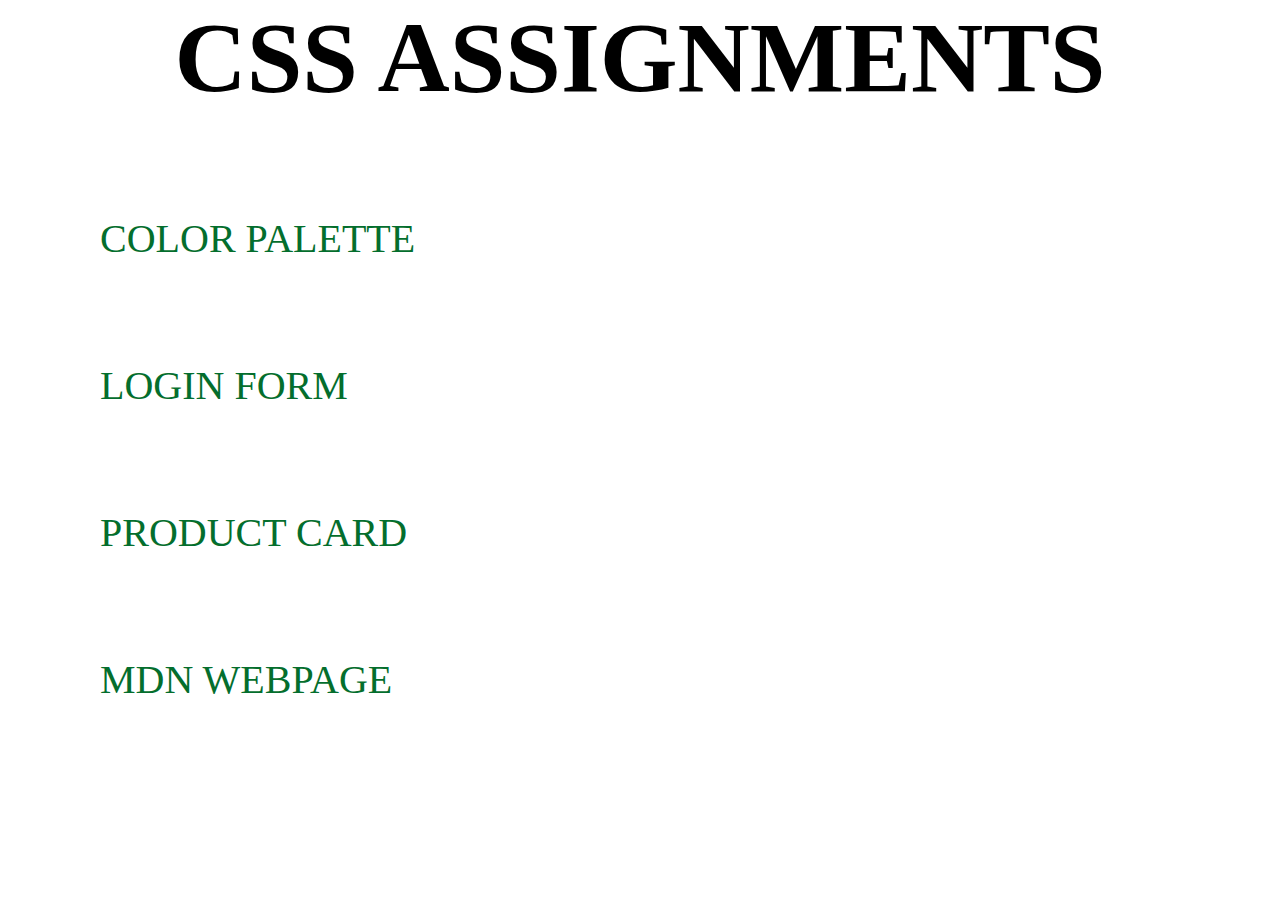
<file: index.html>
<!DOCTYPE html>
<html lang="en">
<head>
    <meta charset="UTF-8">
    <meta name="viewport" content="width=device-width, initial-scale=1.0">
    <title>CSS-ASSIGNMENTS</title>
    <link
    rel="stylesheet"
    href="https://cdnjs.cloudflare.com/ajax/libs/animate.css/4.1.1/animate.min.css"
  />
    <link rel="stylesheet" href="style.css">
</head>
<body>
    <div class="main">
        <h1 id="heading" class="animate__animated animate__fadeInLeft">CSS ASSIGNMENTS</h1>
        <p id="links"  class="animate__animated animate__fadeInLeft"><a target="_blank" href="./CSS-Assignment no 3/color.html">COLOR PALETTE</a></p>
        <p id="links"  class="animate__animated animate__fadeInLeft"><a target="_blank" href="./task-02/index.html">LOGIN FORM</a></p>
        <p id="links"  class="animate__animated animate__fadeInLeft"><a target="_blank" href=".//CSS-All Assignments/index.html">PRODUCT CARD</a></p>
        <p id="links"  class="animate__animated animate__fadeInLeft"><a target="_blank" href="./CSS-Assignment no 2/index.html">MDN WEBPAGE</a></p>
    </div>
</body>
</html>
</file>
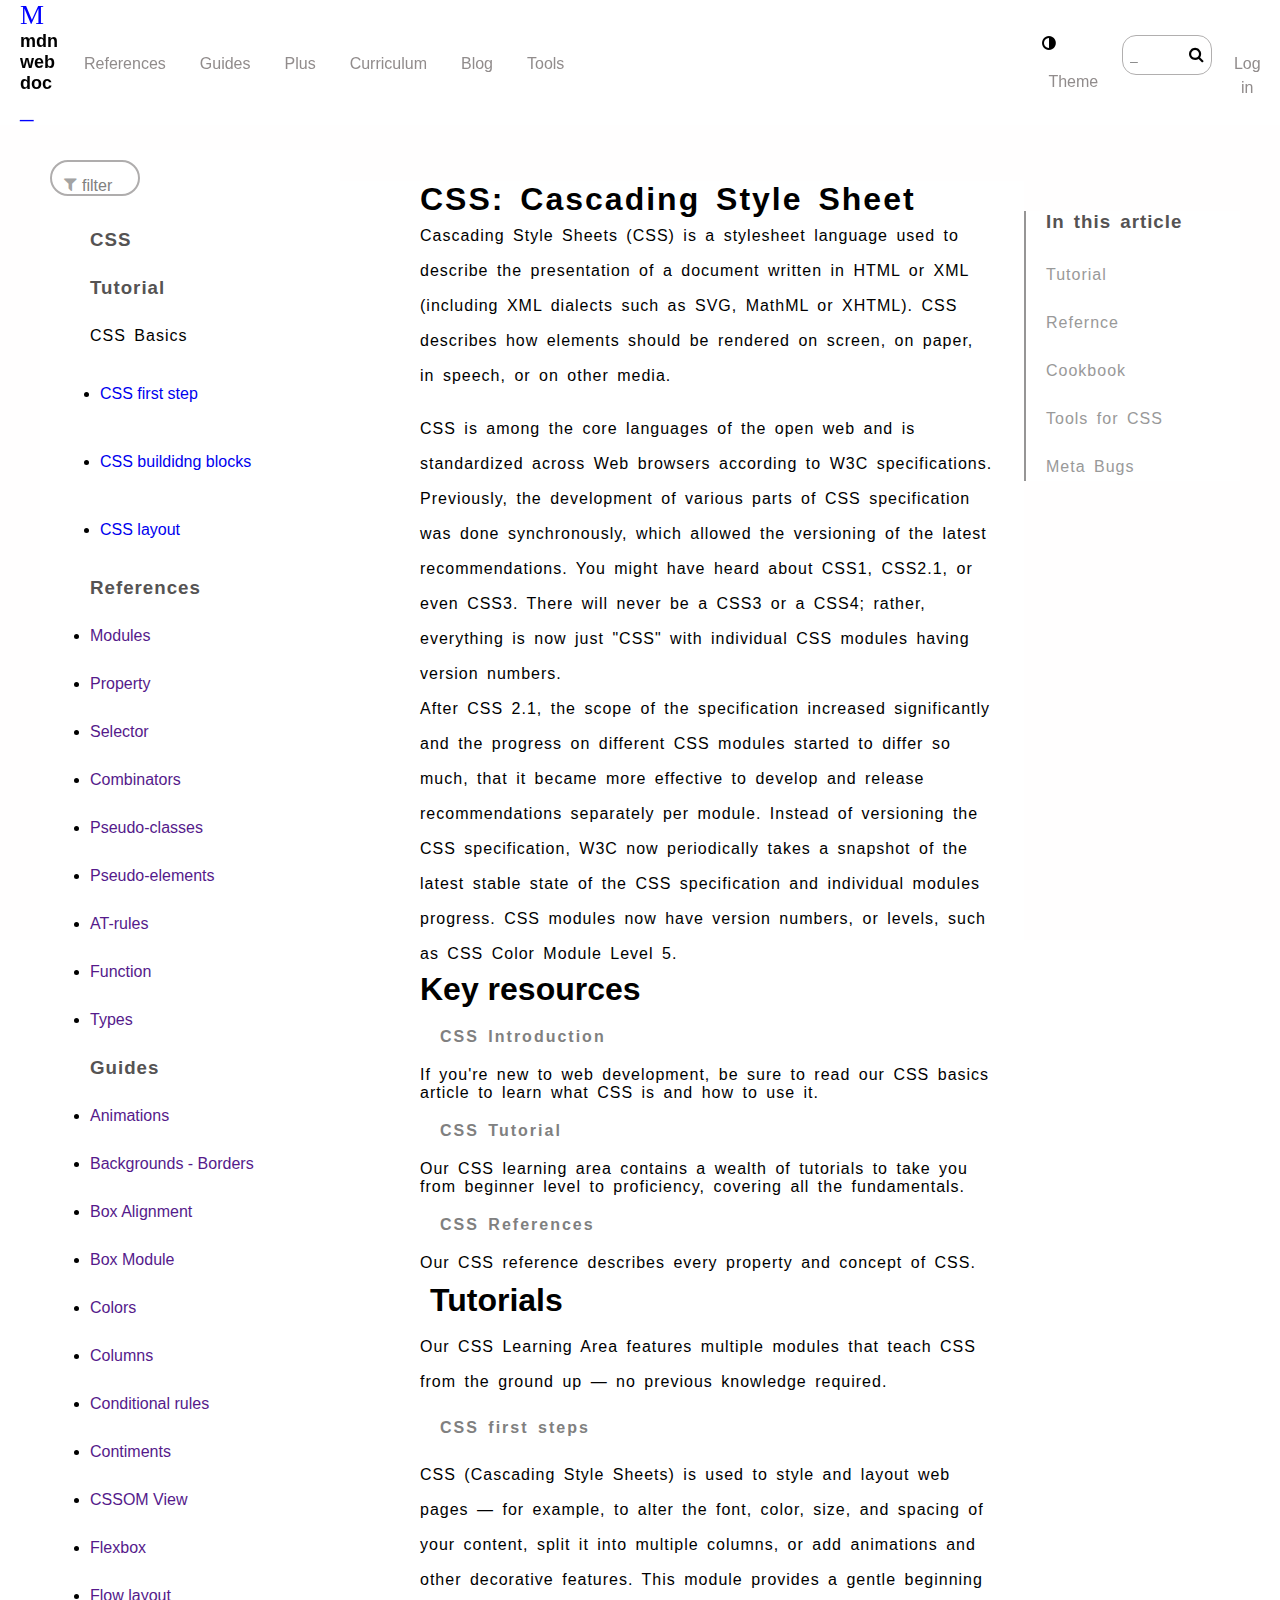
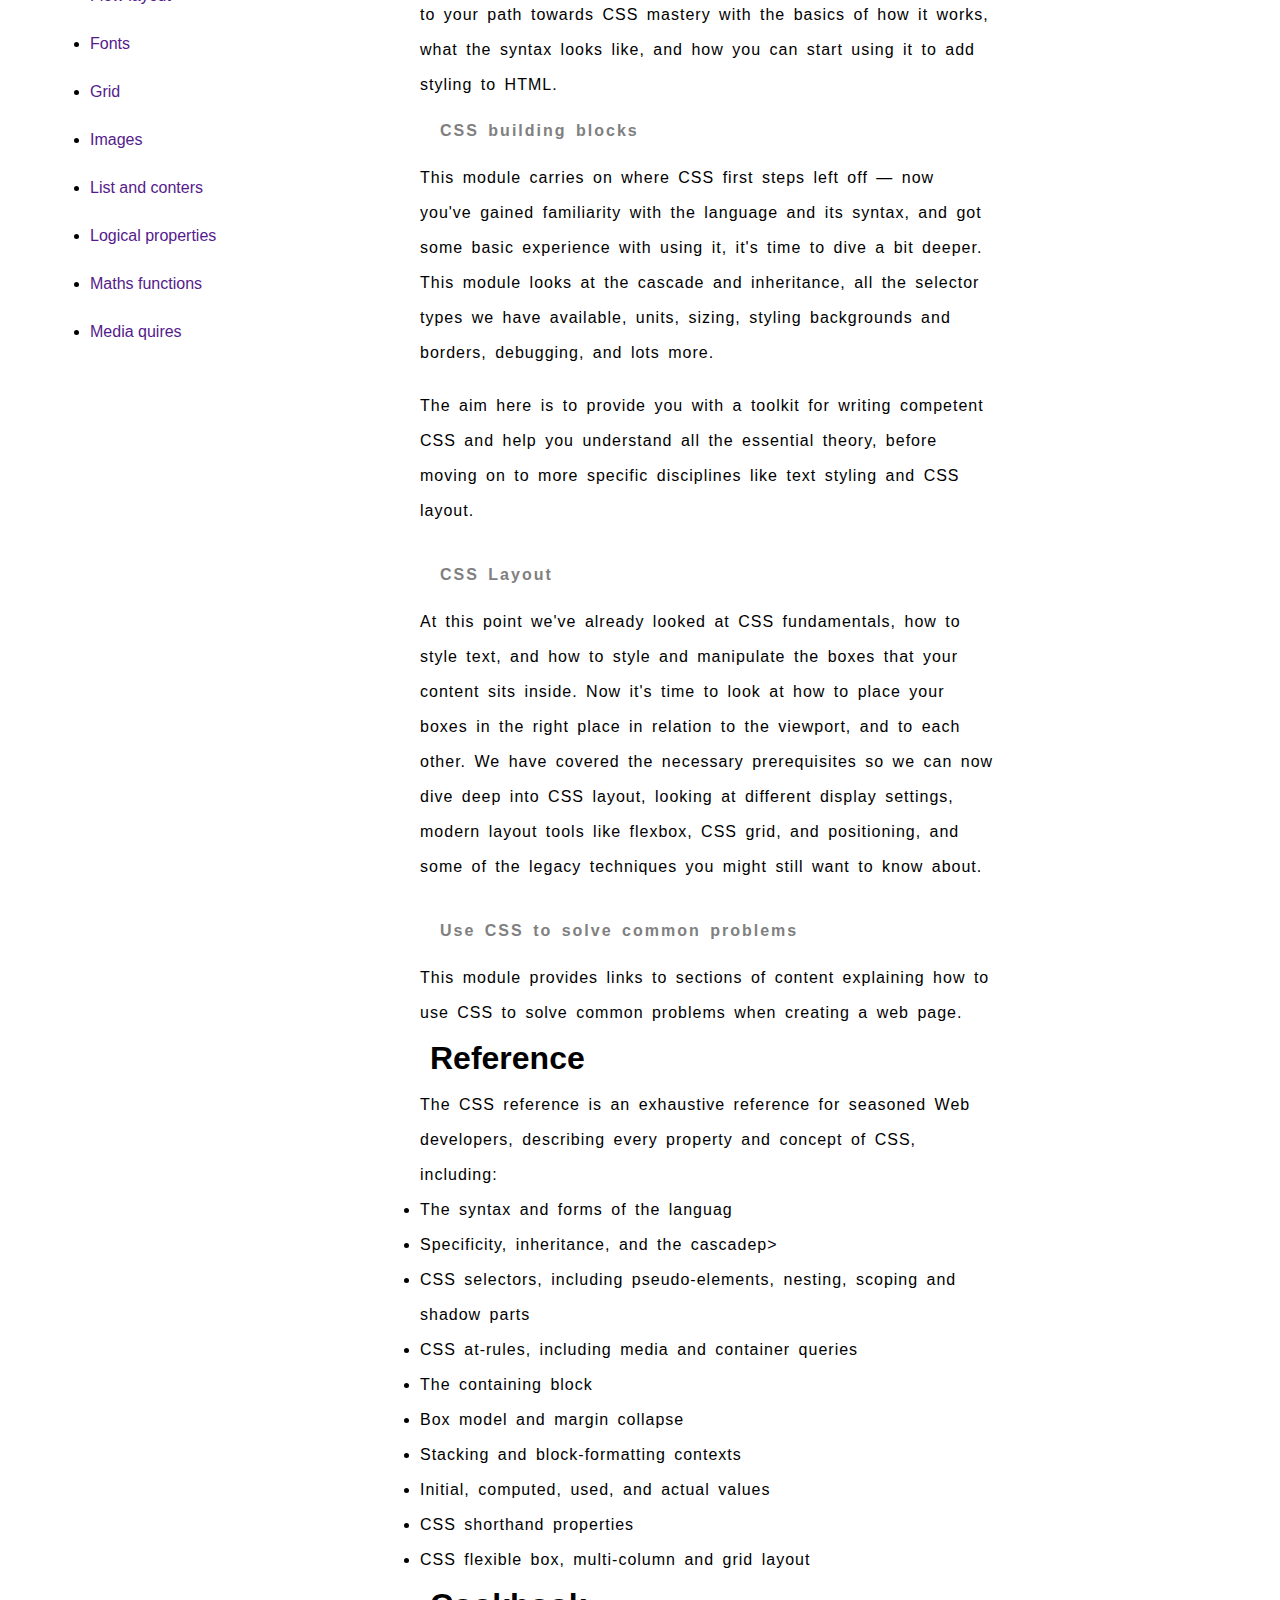
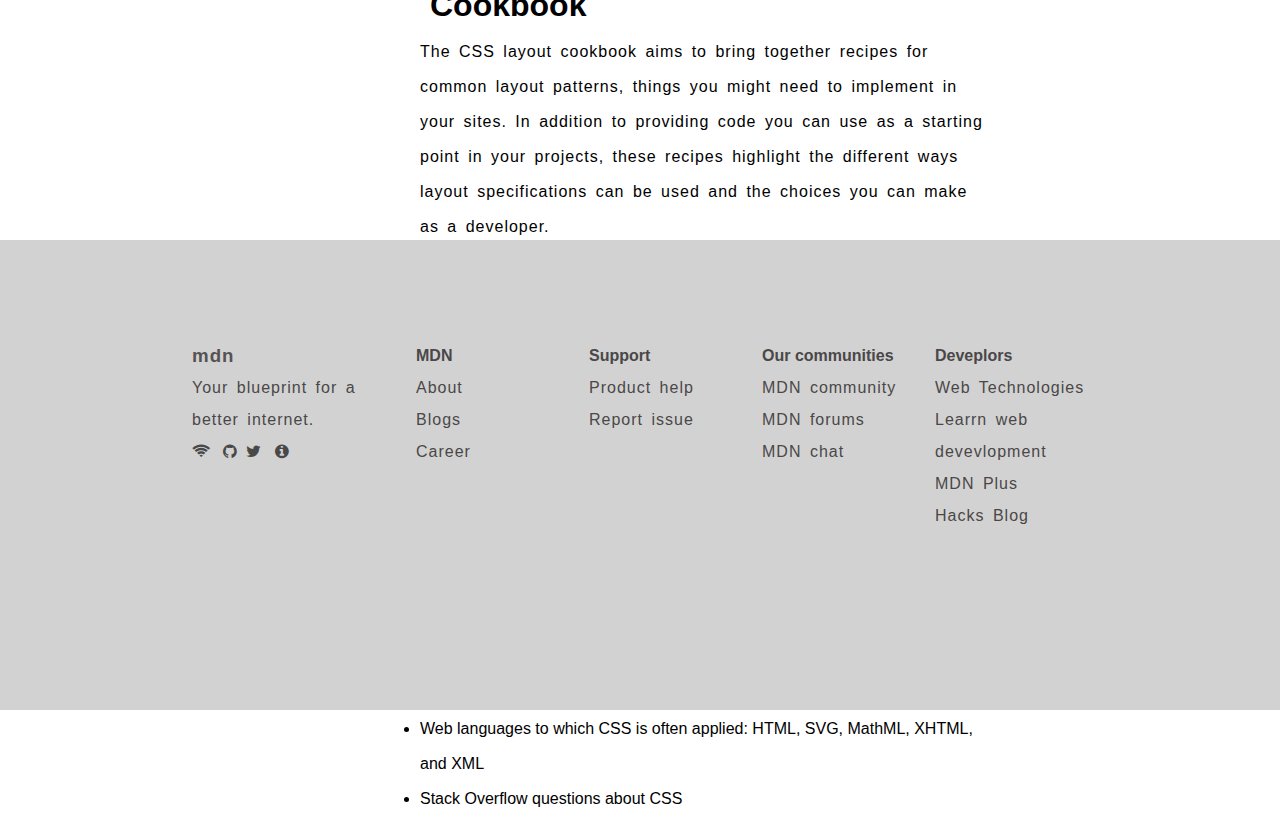
<file: CSS-Assignment no 2/index.html>
<!DOCTYPE html>
<html lang="en">

<head>
    <meta charset="UTF-8">
    <meta name="viewport" content="width=device-width, initial-scale=1.0">
    <title>Mdn Web</title>
    <link rel="stylesheet" href="https://cdnjs.cloudflare.com/ajax/libs/font-awesome/4.7.0/css/font-awesome.min.css">

    <link rel="stylesheet" href="style.css">
</head>

<body>
    <div class="top">Get real-time assistance with your coding queries. Try &nbsp;<span> AI Help </span>&nbsp; now!
    </div>

    <!-- Navbar -->
    <header>

        <div class="logo"><span id="M">M</span> mdn web doc <span id="M">_</span></div>

        <nav>
            <div class="dropdown">
                <a href="">References</a>
                <div class="dropdown-content">
                    <p>HTML</p>
                    <p>CSS</p>
                    <p>JAVASCRIPT</p>
                    <p>REACT JS</p>
                </div>
            </div>

            <a href="">Guides</a>
            <a href="">Plus</a>
            <a href="">Curriculum</a>
            <a href="">Blog</a>
            <a href="">Tools</a>
            <span>
                <div class="theme"> <i id="theme" class="fa fa-adjust" aria-hidden="true"></i> <a href="">Theme</a>
                </div>
                <div class="input-icon">
                    <i class="fa fa-search" aria-hidden="true"></i>
                    <input type="text" name="mdn search" id="searchbar" placeholder="_">
                </div>

                <a href="">Log in</a>
                <div class="signup">Sign up for free</div>
            </span>
        </nav>

    </header>

    <div class="top bottom">Guide us > CSS > CSS first step > What is CSS?</div>

    <div class="layout">
        <!-- sidebar 1  -->
        <div class="child child1">
            <div class="input-icon filter">
                <div class="filterr">filter</div>
                <i class="fa fa-filter" aria-hidden="true" id="filter"></i>
            </div>
            <h3>CSS</h3>
            <h3>Tutorial</h3>
            <p>CSS Basics</p>
            <ul>
                <div class="dropdown">
                    <li class="list"><a href="#first step">CSS first step</a></li>
                    <div class="dropdown-content ">
                        <p class="options">What is CSS?</p>
                        <p class="options">Getting started with CSS</p>
                        <p class="options">How CSS works</p>
                        <p class="options">How CSS is structured</p>
                    </div>
                </div>
                <div class="dropdown">
                    <li class="list"><a href="#building block">CSS buildidng blocks</a></li>
                    <div class="dropdown-content ">
                        <p class="options">Types , Class ,Id selector</p>
                        <p class="options">Attribute selector</p>
                        <p class="options"> CSS Selectors</p>
                        <p class="options">Pesudo-classes</p>
                    </div>
                </div>
                <div class="dropdown">
                    <li class="list"><a href="#CSS layout">CSS layout</a></li>
                    <div class="dropdown-content ">
                        <p class="options">CSS layout overview</p>
                        <p class="options">Introduction to layout</p>
                        <p class="options">Positioning Float</p>
                        <p class="options">Multiple column layout</p>
                        <p class="options">supporting old browser</p>
                    </div>
                </div>
                <h3>References</h3>
                <li class="list"><a href="">Modules</a></li>
                <li class="list"><a href="">Property</a></li>
                <li class="list"><a href="">Selector</a></li>
                <li class="list"><a href="">Combinators</a></li>
                <li class="list"><a href="">Pseudo-classes</a></li>
                <li class="list"><a href="">Pseudo-elements</a></li>
                <li class="list"><a href="">AT-rules</a></li>
                <li class="list"><a href="">Function</a></li>
                <li class="list"><a href="">Types</a></li>
                <h3>Guides</h3>
                <li class="list"><a href="">Animations</a></li>
                <li class="list"><a href="">Backgrounds - Borders</a></li>
                <li class="list"><a href="">Box Alignment</a></li>
                <li class="list"><a href="">Box Module</a></li>
                <li class="list"><a href="">Colors</a></li>
                <li class="list"><a href="">Columns</a></li>
                <li class="list"><a href="">Conditional rules</a></li>
                <li class="list"><a href="">Contiments</a></li>
                <li class="list"><a href="">CSSOM View</a></li>
                <li class="list"><a href="">Flexbox</a></li>
                <li class="list"><a href="">Flow layout</a></li>
                <li class="list"><a href="">Fonts</a></li>
                <li class="list"><a href="">Grid</a></li>
                <li class="list"><a href="">Images</a></li>
                <li class="list"><a href="">List and conters</a></li>
                <li class="list"><a href="">Logical properties</a></li>
                <li class="list"><a href="">Maths functions</a></li>
                <li class="list"><a href="">Media quires</a></li>
                <li class="list"><a href="">Nesting style rules</a></li>
                <li class="list"><a href="">positioning</a></li>
                <li class="list"><a href="">scroll snap</a></li>
            </ul>
        </div>

        <!-- Center Content -->

        <div class="child child2">
            <h1 class="heading">CSS: Cascading Style Sheet</h1>
            <p class="CSS1">Cascading Style Sheets (CSS) is a stylesheet language used to describe the presentation of a
                document written in HTML or XML (including XML dialects such as SVG, MathML or XHTML). CSS describes how
                elements should be rendered on screen, on paper, in speech, or on other media. </p>

            <br>
            <p class="CSS1"> CSS is among the core languages of the open web and is standardized across Web browsers
                according to W3C specifications. Previously, the development of various parts of CSS specification was
                done synchronously, which allowed the versioning of the latest recommendations. You might have heard
                about CSS1, CSS2.1, or even CSS3. There will never be a CSS3 or a CSS4; rather, everything is now just
                "CSS" with individual CSS modules having version numbers. </p>

            <p class="CSS1"> After CSS 2.1, the scope of the specification increased significantly and the progress on
                different CSS modules started to differ so much, that it became more effective to develop and release
                recommendations separately per module. Instead of versioning the CSS specification, W3C now periodically
                takes a snapshot of the latest stable state of the CSS specification and individual modules progress.
                CSS modules now have version numbers, or levels, such as CSS Color Module Level 5.</p>
            <h1>Key resources</h1>
            <p class="CSS">CSS Introduction</p>
            <p>If you're new to web development, be sure to read our CSS basics article to learn what CSS is and how to
                use it.</p>
            <p class="CSS">CSS Tutorial</p>
            <p>Our CSS learning area contains a wealth of tutorials to take you from beginner level to proficiency,
                covering all the fundamentals.</p>
            <p class="CSS">CSS References</p>
            <p>Our CSS reference describes every property and concept of CSS.</p>
            <h1 class="main-heading">Tutorials </h1>
            <p class="CSS1">Our CSS Learning Area features multiple modules that teach CSS from the ground up — no
                previous knowledge
                required.</p>
            <p class="CSS" id="first step">CSS first steps</p>
            <p class="CSS1">CSS (Cascading Style Sheets) is used to style and layout web pages — for example, to alter
                the font,
                color, size, and spacing of your content, split it into multiple columns, or add animations and other
                decorative features. This module provides a gentle beginning to your path towards CSS mastery with the
                basics of how it works, what the syntax looks like, and how you can start using it to add styling to
                HTML.</p>
            <p class="CSS" id="block building">CSS building blocks</p>
            <p class="CSS1">This module carries on where CSS first steps left off — now you've gained familiarity with
                the language
                and its syntax, and got some basic experience with using it, it's time to dive a bit deeper. This module
                looks at the cascade and inheritance, all the selector types we have available, units, sizing, styling
                backgrounds and borders, debugging, and lots more.</p>
            <br>
            <p class="CSS1">The aim here is to provide you with a toolkit for writing competent CSS and help you
                understand all the
                essential theory, before moving on to more specific disciplines like text styling and CSS layout.</p>
            <br>
            <p class="CSS" id="CSS layout"> CSS Layout</p>
            <p class="CSS1">At this point we've already looked at CSS fundamentals, how to style text, and how to style
                and
                manipulate the boxes that your content sits inside. Now it's time to look at how to place your boxes in
                the right place in relation to the viewport, and to each other. We have covered the necessary
                prerequisites so we can now dive deep into CSS layout, looking at different display settings, modern
                layout tools like flexbox, CSS grid, and positioning, and some of the legacy techniques you might still
                want to know about.</p>
            <br>
            <p class="CSS">Use CSS to solve common problems</p>
            <p class="CSS1">This module provides links to sections of content explaining how to use CSS to solve common
                problems when
                creating a web page.</p>
            <h1 class="main-heading">Reference</h1>
            <p class="CSS1">The CSS reference is an exhaustive reference for seasoned Web developers, describing every
                property and concept of CSS, including:</p>
            <ul>
                <li class="CSS1">
                    <p>The syntax and forms of the languag</p>
                </li>
                <li class="CSS1">
                    <p>Specificity, inheritance, and the cascadep>
                </li>
                <li class="CSS1">
                    <p>CSS selectors, including pseudo-elements, nesting, scoping and shadow parts</p>
                </li>
                <li class="CSS1">
                    <p>CSS at-rules, including media and container queries</p>
                </li>
                <li class="CSS1">
                    <p>The containing block</p>
                </li>
                <li class="CSS1">
                    <p>Box model and margin collapse</p>
                </li>
                <li class="CSS1">
                    <p>Stacking and block-formatting contexts</p>
                </li>
                <li class="CSS1">
                    <p>Initial, computed, used, and actual values</p>
                </li>
                <li class="CSS1">
                    <p>CSS shorthand properties</p>
                </li>
                <li class="CSS1">
                    <p>CSS flexible box, multi-column and grid layout</p>
                </li>

            </ul>
            <h1 class="main-heading">Cookbook</h1>
            <p class="CSS1">The CSS layout cookbook aims to bring together recipes for common layout patterns, things
                you might need to implement in your sites. In addition to providing code you can use as a starting point
                in your projects, these recipes highlight the different ways layout specifications can be used and the
                choices you can make as a developer.</p>
            <div class="main-heading">Tools for CSS development</div>
            <p class="CSS1">
            <ul>
                <li class="CSS1">You can use the W3C CSS Validation Service to check if your CSS is valid. This is an
                    invaluable
                    debugging tool.</li>
                <li class="CSS1">Firefox Developer Tools lets you view and edit a page's live CSS via the Inspector and
                    Style Editor
                    tools.</li>
                <li class="CSS1">Firefox Developer Tools lets you view and edit a page's live CSS via the Inspector and
                    Style Editor
                    tools.</li>
                <li class="CSS1">The Web Developer extension for Firefox lets you track and edit live CSS on watched
                    sites.</li>
            </ul>
            </p>
            <h1 class="main-heading">Meta bugs</h1>
            <ul>
                <li class="CSS1">Firefox: Firefox bug 1323667</li>
            </ul>
            <h1 class="main-heading">See also</h1>

            <ul>
                <li class="CSS1">Web languages to which CSS is often applied: HTML, SVG, MathML, XHTML, and XML</li>
                <li class="CSS1">Stack Overflow questions about CSS</li>
            </ul>






        </div>
        <!-- sidebar 2  -->
        <div class="child child3">

            <h3>In this article</h3>
            <br>
            <p class="sidebar2">Tutorial</p>
            <p class="sidebar2">Refernce</p>
            <p class=" sidebar2">Cookbook</p>
            <p class="sidebar2">Tools for CSS</p>
            <p class="sidebar2">Meta Bugs</p>
            <p class="sidebar2">See also</p>
            <br><br><br><br><br><br><br><br><br><br>


        </div>

    </div>

    <footer>
        <div class="footer">
            <div class="footer1">
                <h3>mdn</h3>
                <p>Your blueprint for a better internet.</p>
                <i class="fa fa-wifi" aria-hidden="true"></i> &nbsp; <i class="fa fa-github" aria-hidden="true"></i>
                &nbsp;<i class="fa fa-twitter" aria-hidden="true"></i> &nbsp; <i class="fa fa-info-circle"
                    aria-hidden="true"></i>
            </div>
            <div class="footer2">
                <h4>MDN</h4>
                <p>About </p>
                <p>Blogs</p>
                <p>Career</p>
            </div>
            <div class="footer3">
                <h4>Support</h4>
                <p>Product help</p>
                <p>Report issue</p>
            </div>
            <div class="footer4">
                <h4>Our communities</h4>
                <p>MDN community</p>
                <p>MDN forums</p>
                <p>MDN chat</p>
            </div>
            <div class="footer5">
                <h4>Deveplors</h4>
                <p>Web Technologies</p>
                <p>Learrn web devevlopment</p>
                <p>MDN Plus</p>
                <p>Hacks Blog</p>
            </div>
        </div>
        </hr .>


    </footer>


</body>

</html>
</file>
<file: style.css>
*{
    margin: 0;
    padding: 0;
    box-sizing: border-box;

}
.main{
    background-image: url("https://fronty.com/static/uploads/1.12-1.01/css%20image/HTML_IMAGE.png");
    background-repeat: no-repeat;
    width: 100vw;
    height: 100vh;
}
#heading{
    text-align: center;
    font-size: 100px;
}
a{
    text-decoration: none;
    color: rgb(4, 110, 45);
}
a:hover{
    background-color: greenyellow;
}
#links{
    font-size: 40px;
    padding-top: 100px;
    padding-left: 100px;

}
</file>
<file: CSS-Assignment no 2/style.css>
* {
    padding: 0;
    margin: 0;
    box-sizing: border-box;
    font-family: sans-serif;
    scroll-behavior: smooth;
}

/* Navbar */

.top {
    display: flex;
    background-color: rgb(238, 231, 231);
    height: 40px;
    justify-content: center;
    padding: 5px;
    color: rgb(133, 124, 124);
    border-bottom: 1px solid rgb(134, 134, 134);
    border-top: 1px solid rgb(134, 134, 134);
    cursor: default;
}

.bottom {
    position: fixed;
    display: inline-block;
    border-bottom: 1px solid rgb(134, 134, 134);
    top: 70px;
    width: 100vw;
}

div span {
    color: blue;
}

/* menu bar  */
#M {
    font-size: 27px;
    font-family: cursive;
    font-weight: 100;
}

header {
    background-color: white;
    min-height: 70px;
    width: 100%;
    display: flex;
    position: fixed;
    align-items: center;
    /* box-shadow: rgba(0, 0, 0, 0.24) 0px 3px 8px; */
    top: 0px;
    z-index: 100;
    cursor: pointer;

}

.logo {
    margin-left: 2px;
    font-weight: bold;
    font-size: large;
    padding-left: 1em;
}

/* drop down */
.dropdown {
    position: relative;
    display: inline-block;
    margin: 10px;
}

.dropdown-content {

    display: none;
    /* flex-direction: column; */
    position: absolute;
    background-color: #f9f9f9;
    width: 250px;
    /* box-shadow: 0px 8px 16px 0px rgba(0,0,0,0.2); */
    padding: 12px 30px;
    /* justify-content: space-evenly; */
    z-index: 1;
}

.dropdown:hover .dropdown-content {
    display: block;
    line-height: 45px;
}

.options {
    letter-spacing: normal;
}

/* ----------    */


nav {
    margin-left: 20px;
    flex-grow: 2;
    display: flex;
    /* justify-content: space-around; */
    gap: 0 22px;
    margin-top: 10px;
}

nav span {
    display: flex;
    gap: 0 10px;
    padding-left: 450px;
}

nav a {
    text-decoration: none;
    color: rgb(145, 140, 140);
    text-align: center;
    margin-top: 17px;
    /* margin-top: 15px; */
    display: inline-block;
    padding-right: 6px;
    padding-left: 6px;
    line-height: 1.5;
}

nav .dropdown {
    margin: 0;
}

nav a:hover {
    background-color: rgb(165, 217, 247);
    text-decoration: none;
    color: rgb(32, 113, 218);
    border-radius: 10px;
    /* margin-top: 20px; */
}

#searchbar {
    border: 1px solid rgb(177, 175, 175);
    border-radius: 14px;
    padding: 8px 7px;
    width: 90px;
    height: 40px;
}

/* icon */
.input-icon i {
    position: absolute;
    top: 11px;
    right: 8px;
}

.input-icon {
    position: relative;
}

.signup {
    width: 150px;
    height: 2.5em;
    background-color: black;
    color: rgb(253, 253, 253);
    border-radius: 3px;
    padding-top: 10px;
    text-align: center;
    font-weight: bold;
    justify-content: center;
}

.layout {
    height: 100vh;
    max-width: 100vw;
    background-color: rgb(255, 254, 254);
    display: flex;
    padding-top: 71px;
    padding-left: 40px;
    padding-right: 40px;
}

div.layout {
    margin-top: px;
}

.child {
    width: 100px;
    background-color: white;
    height: 200vh;
}

/* sidebar 1  */
.filter {
    width: 90px;
    height: 36px;
    border: 2px solid rgb(175, 173, 173);
    border-radius: 20px;
    margin-top: 0;
    margin-left: -40px;
    margin-bottom: 20px;
}

.filterr {
    color: gray;
    padding-left: 30px;
    padding-bottom: 6px;
    width: 70px;

}

#filter {
    padding-right: 53px;
    padding-top: 3px;
    color: rgb(163, 163, 163);
}

.child1 {
    /* height: 250vh; */
    width: 300px;
    line-height: 3em;
    top: 150px;
    padding-top: 10px;
    padding-left: 50px;
    flex-grow: .4;
    overflow: scroll;
    scroll-behavior: smooth;
    /* min-height:max-content; */
    position: fixed;
    margin-top: 0px;

}

a {
    text-decoration: none;
}

h3 {
    color: rgb(85, 83, 83);
}

/* content  */
.child2 {
    padding-left:380px;
    padding-right: 30px;
    margin-top: 70px;
    background-color: white;
    flex-grow: 2;
}
.heading{
   word-spacing: 5px;
   letter-spacing: 2px;
  
}

.main-heading {
    padding: 10px;
}

p,
h3 {
    letter-spacing: 1px;
    word-spacing: 3px;
}

.CSS1 {
    line-height: 35px;
}

.CSS {
    color: gray;
    padding: 20px;
    font-weight: bold;
    letter-spacing: 2px;

}

/* sidebar 2  */
.child3 {
    margin-right: -2s5px;
    margin-top: 100px;
    flex-grow: .2;
    border-left: 2px solid rgb(150, 149, 149);
    height: 30vh;
    overflow: scroll;
    overflow-x: hidden;
    padding: 0 20px;
    flex: 0 0 18%;

}

.sidebar2 {
    color: rgb(153, 153, 153);
    line-height: 3em;
    scrollbar-width: none;
    
}

/* footer  */
.footer {
    margin-top: 2500px;
    width: 100%;
    padding: 100px 15%;
    color: rgb(73, 72, 72);
    background-color: rgb(211, 210, 210);
    display: flex;
    position: absolute;

}
.footer1{
    width: 20vw;
    height: 30vh;
    line-height: 2em;
}

 .footer2 ,  .footer3 , .footer4 , .footer5 {
    width: 15vw;
    height: 30vh;
    line-height: 2em;
}
.footer2 ,  .footer3 , .footer4 , .footer5{
margin-left: 20px;

}

@media only screen and (max-width : 1000px) {
    .child1 {
        position: relative;
        width: 100%;
        padding: 0;
        top: 0;
        height: 100%;
    }

    .child2 {
        padding: 0;
        width: 100%;
        flex: 100%;
        height: 100%;
    }

    .layout {
        flex-direction: column;
        height: 100%;
    }

    .child3 {
        width: 100%;
        height: 100%;
        padding: 0;
        flex: 100%;
        border: none;
    }


}
</file>
